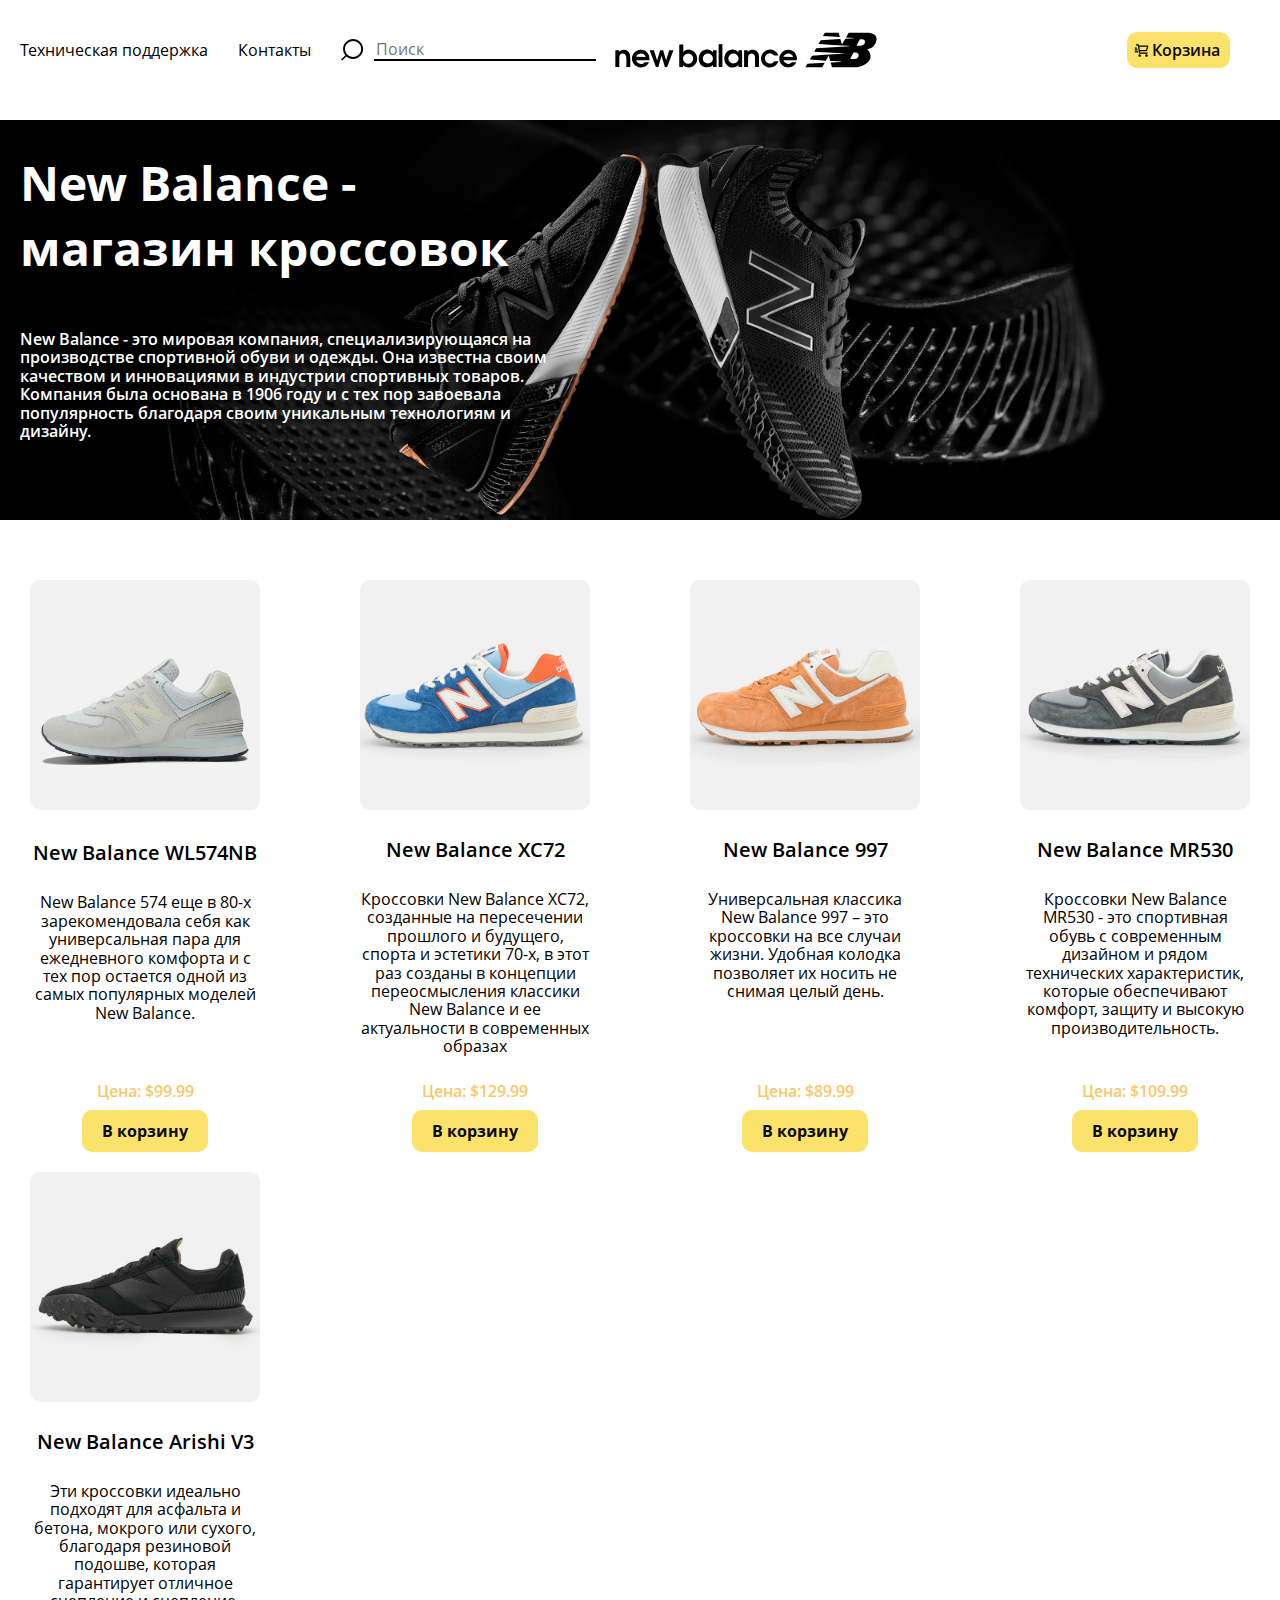
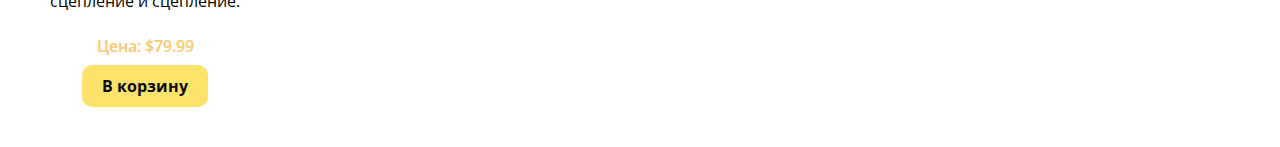
<file: index.html>
<!DOCTYPE html>
<html lang="ru">

<head>
    <meta charset="UTF-8">
    <meta http-equiv="X-UA-Compatible" content="IE=edge">
    <meta name="viewport" content="width=device-width, initial-scale=1.0">
    <title>New Balance - магазин кроссовок!</title>
    <link rel="stylesheet" href="./styles/normalize.css">
    <link rel="stylesheet" href="./styles/style.css">
    <link rel="stylesheet" href="./styles/media.css">
</head>

<body>
    <header class="header">
        <div class="container header__container">
            <button aria-label="Открыть меню" class="btn-reset header__burger">
                <span class="header__burger-line"></span>
            </button>
            <nav class="header__nav">
                <div class="nav__left">
                    <a  class="left__links" onclick="openSupportModal()">Техническая поддержка</a>
                    <a  class="left__links" onclick="openContactsModal()">Контакты</a>
                    <!-- Модальное окно контактов -->
                    <div id="contactsModal" class="modal">
                        <div class="modal-content">
                            <span class="close" onclick="closeContactsModal()">&times;</span>
                            <h2>Контакты</h2>
                            <p>Телефон: +7 (777) 777-7777</p>
                            <p>Email: viktorn924@gmail.com</p>
                            <div class="social__links">
                                <a href="https://vk.com/nikitinkawaii" target="_blank">
                                    <img src="./img/vk_3488336.png" alt="Vk.com">
                                </a>
                                <a href="#" target="_blank">
                                    <img src="./img/telegram_3488437.png" alt="telegram">
                                </a>
                                <a href="#" target="_blank">
                                    <img src="./img/youtube_3488303.png" alt="YT">
                                </a>
                            </div>

                        </div>
                    </div>

                    <div class="nav__search">
                        <button class="btn-reset search__btn" onclick="searchProducts()">
                            <svg width="23" height="22" viewBox="0 0 23 22" fill="none"
                                xmlns="http://www.w3.org/2000/svg">
                                <rect width="6.8678" height="1.71695"
                                    transform="matrix(-0.718931 0.695081 0.718931 0.695081 4.9375 15.6534)"
                                    fill="black" />
                                <path fill-rule="evenodd" clip-rule="evenodd"
                                    d="M12.0967 18C7.53016 18 3.99668 14.3229 3.99668 10C3.99668 5.67715 7.53016 2 12.0967 2C16.6632 2 20.1967 5.67715 20.1967 10C20.1967 14.3229 16.6632 18 12.0967 18ZM12.0967 20C6.57383 20 2.09668 15.5228 2.09668 10C2.09668 4.47715 6.57383 0 12.0967 0C17.6195 0 22.0967 4.47715 22.0967 10C22.0967 15.5228 17.6195 20 12.0967 20Z"
                                    fill="black" />
                            </svg>

                        </button>
                        <datalist id="productsList">
                            <option value="New Balance WL574NB" data-url="./shoes.html" data-img="./img/1.jpg"></option>
                            <option value="New Balance XC72" data-img="./img/2.jpg">
                            <option value="New Balance 997" data-img="./img/3.jpg">
                            <option value="New Balance MR530" data-img="./img/4.jpg">
                            <option value="New Balance Arishi V3" data-img="./img/5.jpg">
                        </datalist>
                        <input type="text" id="searchInput" list="searchResults" placeholder="Поиск" autocomplete="off">
                        <div id="searchResults" class="search__results"></div>
                    </div>

                </div>
                <a href="./index.html" class="nav__center"></a>
                <div class="nav__right">
                    <button class="btn-reset right__btn" onclick="openCart()">Корзина</button>
                </div>
            </nav>
            <button class="btn-reset right__btn-media" onclick="openCart()"></button>
        </div>
    </header>
    <main>
        <section class="hero">
            <div class="container hero__container">
                <h1 class="hero__title title">
                    New Balance - магазин кроссовок
                </h1>
                <p class="hero__descr">
                    New Balance - это мировая компания, специализирующаяся на производстве спортивной обуви и одежды.
                    Она известна своим качеством и инновациями в индустрии спортивных товаров. Компания была основана в
                    1906
                    году и с тех пор завоевала популярность благодаря своим уникальным технологиям и дизайну.
                </p>
            </div>
        </section>
        <section class="cards">
            <div class="container cards__container">
                <div class="cards__product" id="product1">
                    <a href="./shoes.html" onclick="return false;">
                        <img src="./img/1.jpg" alt="" class="product__img" onclick="redirectToShoesPage()">
                    </a>
                    <h2 class="product__title title">New Balance WL574NB</h2>
                    <p class="product__descr">New Balance 574 еще в 80-х зарекомендовала себя как универсальная пара для
                        ежедневного комфорта и с тех пор остается одной из самых популярных моделей New Balance.</p>
                    <p class="product__price">Цена: $99.99</p>
                    <button class="btn-reset product__btn" data-product="New Balance WL574NB"
                        onclick="addToCart('New Balance WL574NB', 99.99, event, 1)">В корзину</button>
                </div>
                <div class="cards__product" id="product2">
                    <img src="./img/2.jpg" alt="" class="product__img">
                    <h2 class="product__title title">New Balance XC72</h2>
                    <p class="product__descr">Кроссовки New Balance XC72, созданные на пересечении прошлого и будущего,
                        спорта и эстетики 70-х, в этот раз созданы в концепции переосмысления классики New Balance и ее
                        актуальности в современных образах</p>
                    <p class="product__price">Цена: $129.99</p>
                    <button class="btn-reset product__btn" data-product="New Balance XC72" onclick="addToCart('New Balance XC72', 129.99, event, 2)">В
                        корзину</button>
                        
                </div>

                <div class="cards__product" id="product3">
                    <img src="./img/3.jpg" alt="" class="product__img">
                    <h2 class="product__title title">New Balance 997</h2>
                    <p class="product__descr">Универсальная классика New Balance 997 – это кроссовки на все случаи
                        жизни. Удобная колодка позволяет их носить не снимая целый день.</p>
                    <p class="product__price">Цена: $89.99</p>
                    <button class="btn-reset product__btn" data-product="New Balance 997" onclick="addToCart('New Balance 997', 89.99, event, 3)">В
                        корзину</button>
                </div>

                <div class="cards__product" id="product4">
                    <img src="./img/4.jpg" alt="" class="product__img">
                    <h2 class="product__title title">New Balance MR530</h2>
                    <p class="product__descr">Кроссовки New Balance MR530 - это спортивная обувь с современным дизайном
                        и рядом технических характеристик, которые обеспечивают комфорт, защиту и высокую
                        производительность.</p>
                    <p class="product__price">Цена: $109.99</p>
                    <button class="btn-reset product__btn" data-product="New Balance MR530" onclick="addToCart('New Balance MR530', 109.99, event, 4)">В
                        корзину</button>
                </div>

                <div class="cards__product" id="product5">
                    <img src="./img/5.jpg" alt="" class="product__img">
                    <h2 class="product__title title">New Balance Arishi V3</h2>
                    <p class="product__descr">Эти кроссовки идеально подходят для асфальта и бетона, мокрого или сухого,
                        благодаря резиновой подошве, которая гарантирует отличное сцепление и сцепление.</p>
                    <p class="product__price">Цена: $79.99</p>
                    <button class="btn-reset product__btn" data-product="New Balance Arishi V3"
                        onclick="addToCart('New Balance Arishi V3', 79.99, event, 5)">В корзину</button>
                </div>

            </div>
        </section>
    </main>
    <!-- Модальное окно корзины -->
    <div id="cartModal" class="modal">
        <div class="modal-content">
            <span class="close" onclick="closeCart()">&times;</span>
            <h2>Корзина</h2>
            <label for="name" style="display: block; margin-bottom: 10px;">Имя:</label>
            <input type="text" id="name" placeholder="Введите ваше имя" style="display: block; margin-bottom: 10px;">

            <label for="phone" style="display: block; margin-bottom: 10px;">Номер телефона:</label>
            <input type="tel" id="phone" placeholder="Введите номер телефона"
                style="display: block; margin-bottom: 10px;">

            <label for="email" style="display: block; margin-bottom: 10px;">Email:</label>
            <input type="email" id="email" placeholder="Введите ваш email" style="display: block; margin-bottom: 10px;">
            <ul id="cartItems"></ul>
            <p id="totalAmount">Сумма заказа: $0.00</p>
            <label style="display: block; margin-bottom: 10px;">
                <input type="radio" name="paymentMethod" value="cash" checked>
                Оплата наличными
            </label>
            <label style="display: block; margin-bottom: 10px;">
                <input type="radio" name="paymentMethod" value="card">
                Оплата картой при получении
            </label>
            <label style="display: block; margin-bottom: 10px;">
                <input type="radio" name="paymentMethod" value="online">
                Онлайн оплата картой
            </label>

            <button id="checkoutButton" class="checkout-button" onclick="checkout()">Оформить заказ</button>
        </div>
    </div>
    <!-- Модальное окно тех.под -->
    <div id="supportModal" class="modal">
        <div class="modal-content">
            <span class="close" onclick="closeSupportModal()">&times;</span>
            <h2>Техническая поддержка</h2>
            <form id="supportForm" onsubmit="submitSupportForm(event)">
                <label for="userName" class="form-label">Имя:</label>
                <input type="text" id="userName" class="form-input" placeholder="Введите ваше имя" required>
    
                <label for="userEmail" class="form-label">Email:</label>
                <input type="email" id="userEmail" class="form-input" placeholder="Введите ваш email" required>
    
                <label for="issueType" class="form-label">Выберите проблему:</label>
                <select id="issueType" class="form-input" required>
                    <option value="delivery">Проблема с доставкой</option>
                    <option value="product">Проблема с товаром</option>
                    <option value="website">Проблема на сайте</option>
                    <option value="payment">Проблема с оплатой</option>
                </select>
    
                <label for="issueDescription" class="form-label">Описание проблемы:</label>
                <textarea id="issueDescription" class="form-input" rows="4" placeholder="Опишите вашу проблему" required></textarea>
    
                <button type="submit" class="form-button">Отправить</button>
            </form>
        </div>
    </div>
    
    <script src="./script/main.js"></script>
    <script src="./script/support.js"></script>
    <script src="./script/cart.js"></script>
    <script src="./script/search.js"></script>
    <script src="./script/contact.js"></script>
</body>

</html>
</file>
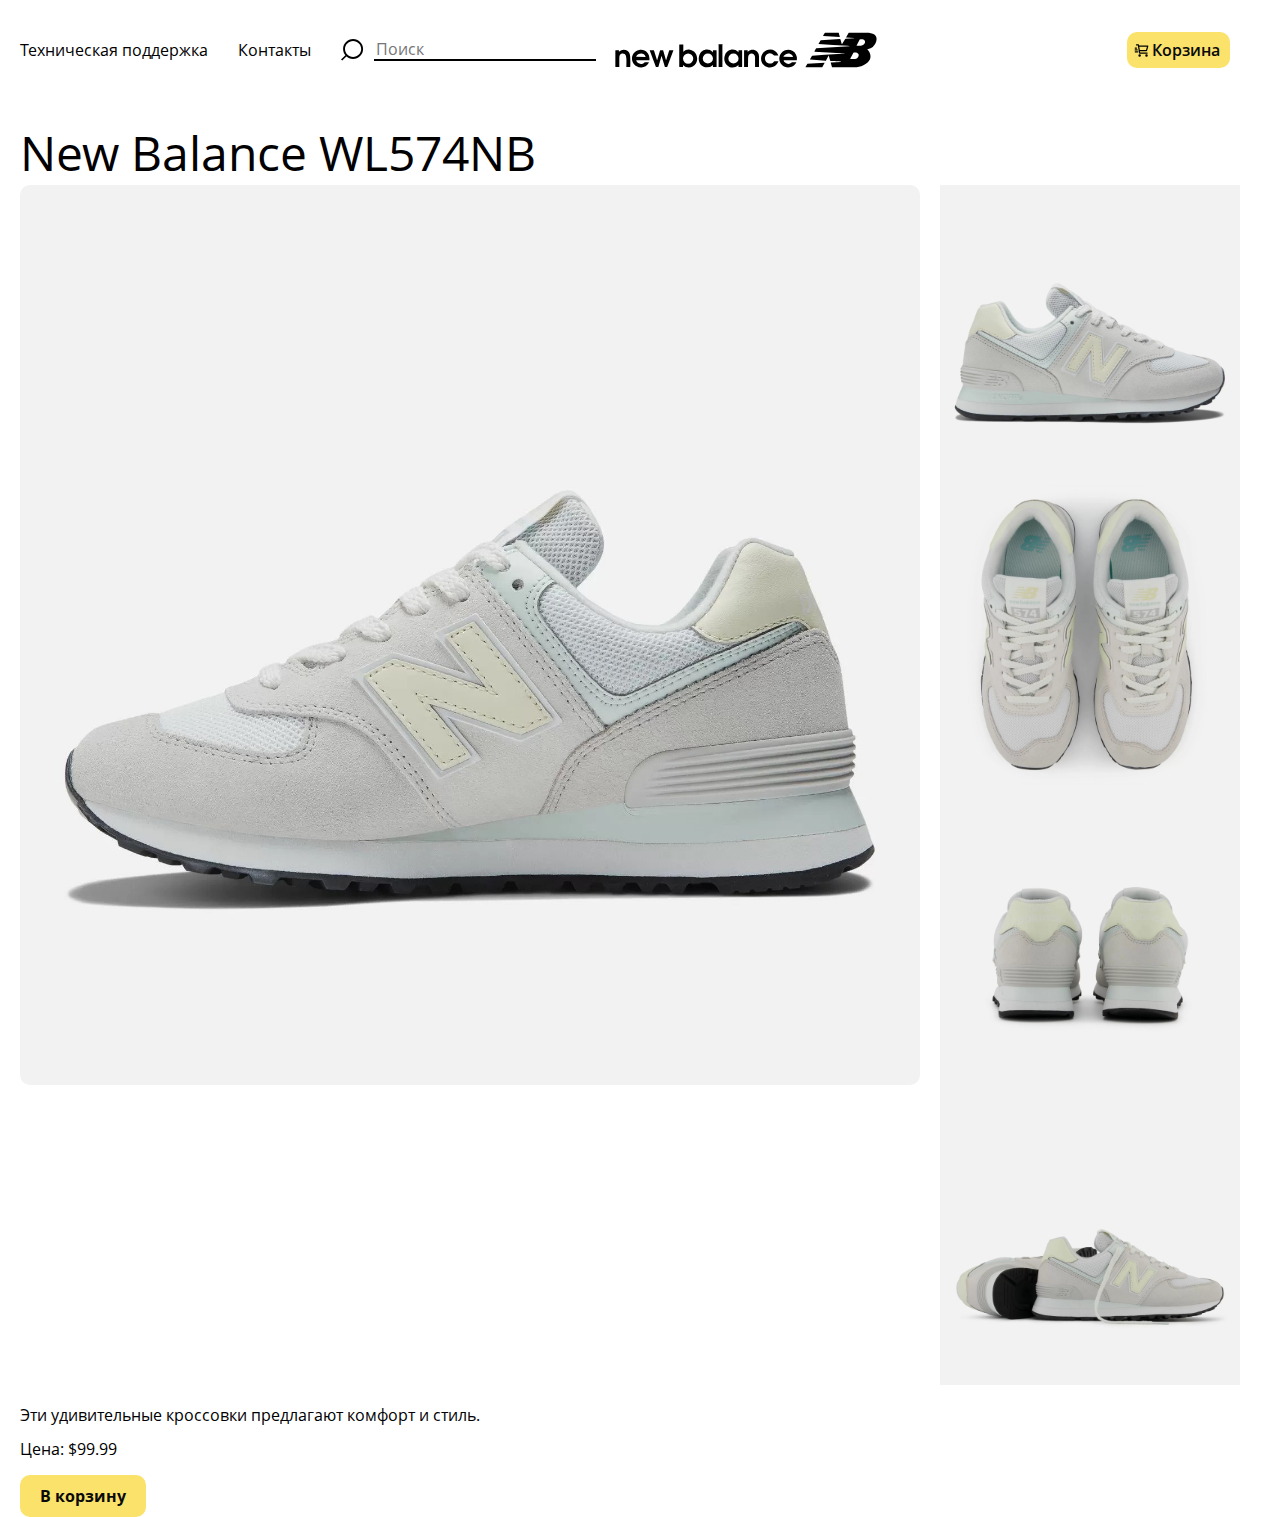
<file: shoes.html>
<!DOCTYPE html>
<html lang="ru">

<head>
    <meta charset="UTF-8">
    <meta http-equiv="X-UA-Compatible" content="IE=edge">
    <meta name="viewport" content="width=device-width, initial-scale=1.0">
    <title>New Balance - магазин кроссовок!</title>
    <link rel="stylesheet" href="./styles/normalize.css">
    <link rel="stylesheet" href="./styles/style.css">
    <link rel="stylesheet" href="./styles/media.css">
</head>

<body class="shoes-page">
    <header class="header">
        <div class="container header__container">
            <button aria-label="Открыть меню" class="btn-reset header__burger">
                <span class="header__burger-line"></span>
            </button>
            <nav class="header__nav">
                <div class="nav__left">
                    <a href="#" class="left__links" onclick="openSupportModal()">Техническая поддержка</a>
                    <a href="#" class="left__links" onclick="openContactsModal()">Контакты</a>
                    <!-- Модальное окно контактов -->
                    <div id="contactsModal" class="modal">
                        <div class="modal-content">
                            <span class="close" onclick="closeContactsModal()">&times;</span>
                            <h2>Контакты</h2>
                            <p>Телефон: +7 (777) 777-7777</p>
                            <p>Email: viktorn924@gmail.com</p>
                            <div class="social__links">
                                <a href="https://vk.com/nikitinkawaii" target="_blank">
                                    <img src="./img/vk_3488336.png" alt="Vk.com">
                                </a>
                                <a href="#" target="_blank">
                                    <img src="./img/telegram_3488437.png" alt="telegram">
                                </a>
                                <a href="#" target="_blank">
                                    <img src="./img/youtube_3488303.png" alt="YT">
                                </a>
                            </div>

                        </div>
                    </div>

                    <div class="nav__search">
                        <button class="btn-reset search__btn" onclick="searchProducts()">
                            <svg width="23" height="22" viewBox="0 0 23 22" fill="none"
                                xmlns="http://www.w3.org/2000/svg">
                                <rect width="6.8678" height="1.71695"
                                    transform="matrix(-0.718931 0.695081 0.718931 0.695081 4.9375 15.6534)"
                                    fill="black" />
                                <path fill-rule="evenodd" clip-rule="evenodd"
                                    d="M12.0967 18C7.53016 18 3.99668 14.3229 3.99668 10C3.99668 5.67715 7.53016 2 12.0967 2C16.6632 2 20.1967 5.67715 20.1967 10C20.1967 14.3229 16.6632 18 12.0967 18ZM12.0967 20C6.57383 20 2.09668 15.5228 2.09668 10C2.09668 4.47715 6.57383 0 12.0967 0C17.6195 0 22.0967 4.47715 22.0967 10C22.0967 15.5228 17.6195 20 12.0967 20Z"
                                    fill="black" />
                            </svg>

                        </button>
                        <datalist id="productsList">
                            <option value="New Balance WL574NB" data-url="./shoes.html" data-img="./img/1.jpg"></option>
                            <option value="New Balance XC72" data-img="./img/2.jpg">
                            <option value="New Balance 997" data-img="./img/3.jpg">
                            <option value="New Balance MR530" data-img="./img/4.jpg">
                            <option value="New Balance Arishi V3" data-img="./img/5.jpg">
                        </datalist>
                        <input type="text" id="searchInput" list="searchResults" placeholder="Поиск" autocomplete="off">
                        <div id="searchResults" class="search__results"></div>
                    </div>

                </div>
                <a href="./index.html" class="nav__center"></a>
                <div class="nav__right">
                    <button class="btn-reset right__btn" onclick="openCart()">Корзина</button>
                </div>
            </nav>
            <button class="btn-reset right__btn-media" onclick="openCart()"></button>
        </div>
    </header>
    <main>
        
        <div class="container">
            <h1 class="title">New Balance WL574NB</h1>
            
            <div class="product-details">
                <div class="image-container">
                    <div class="container__product">
                        <img src="./img/1.jpg" alt="New Balance WL574NB" class="product__img" id="mainImage">
                    </div>
                    <div class="gallery">
                        <img src="./img/2wl.jpg" alt="Image 2" class="thumbnail" onclick="changeImage('./img/2wl.jpg')">
                        <img src="./img/3wl.jpg" alt="Image 3" class="thumbnail" onclick="changeImage('./img/3wl.jpg')">
                        <img src="./img/4wl.jpg" alt="Image 4" class="thumbnail" onclick="changeImage('./img/4wl.jpg')">
                        <img src="./img/5wl.jpg" alt="Image 5" class="thumbnail" onclick="changeImage('./img/5wl.jpg')">
                    </div>
                </div>
                <p>Эти удивительные кроссовки предлагают комфорт и стиль.</p>
                <p>Цена: $99.99</p>
            </div>
            <button class="btn-reset product__btn" data-product="New Balance XC72" onclick="addToCart('New Balance XC72', 129.99, event, 2)">В
                корзину</button>
            </div>

        </div>
        </div>
        </section>
    </main>
    <!-- Модальное окно корзины -->
    <div id="cartModal" class="modal">
        <div class="modal-content">
            <span class="close" onclick="closeCart()">&times;</span>
            <h2>Корзина</h2>
            <label for="name" style="display: block; margin-bottom: 10px;">Имя:</label>
            <input type="text" id="name" placeholder="Введите ваше имя" style="display: block; margin-bottom: 10px;">

            <label for="phone" style="display: block; margin-bottom: 10px;">Номер телефона:</label>
            <input type="tel" id="phone" placeholder="Введите номер телефона"
                style="display: block; margin-bottom: 10px;">

            <label for="email" style="display: block; margin-bottom: 10px;">Email:</label>
            <input type="email" id="email" placeholder="Введите ваш email" style="display: block; margin-bottom: 10px;">
            <ul id="cartItems"></ul>
            <p id="totalAmount">Сумма заказа: $0.00</p>
            <label style="display: block; margin-bottom: 10px;">
                <input type="radio" name="paymentMethod" value="cash" checked>
                Оплата наличными
            </label>
            <label style="display: block; margin-bottom: 10px;">
                <input type="radio" name="paymentMethod" value="card">
                Оплата картой при получении
            </label>
            <label style="display: block; margin-bottom: 10px;">
                <input type="radio" name="paymentMethod" value="online">
                Онлайн оплата картой
            </label>

            <button id="checkoutButton" class="checkout-button" onclick="checkout()">Оформить заказ</button>
        </div>
    </div>
    <!-- Модальное окно тех.под -->
    <div id="supportModal" class="modal">
        <div class="modal-content">
            <span class="close" onclick="closeSupportModal()">&times;</span>
            <h2>Техническая поддержка</h2>
            <form id="supportForm" onsubmit="submitSupportForm(event)">
                <label for="userName" class="form-label">Имя:</label>
                <input type="text" id="userName" class="form-input" placeholder="Введите ваше имя" required>
    
                <label for="userEmail" class="form-label">Email:</label>
                <input type="email" id="userEmail" class="form-input" placeholder="Введите ваш email" required>
    
                <label for="issueType" class="form-label">Выберите проблему:</label>
                <select id="issueType" class="form-input" required>
                    <option value="delivery">Проблема с доставкой</option>
                    <option value="product">Проблема с товаром</option>
                    <option value="website">Проблема на сайте</option>
                    <option value="payment">Проблема с оплатой</option>
                </select>
    
                <label for="issueDescription" class="form-label">Описание проблемы:</label>
                <textarea id="issueDescription" class="form-input" rows="4" placeholder="Опишите вашу проблему" required></textarea>
    
                <button type="submit" class="form-button">Отправить</button>
            </form>
        </div>
    </div>
    
    <script src="./script/main.js"></script>
    <script src="./script/support.js"></script>
    <script src="./script/cart.js"></script>
    <script src="./script/search.js"></script>
    <script src="./script/contact.js"></script>
</body>

</html>
</file>
<file: styles/style.css>
html {
	box-sizing: border-box;
}

*,
*::before,
*::after {
	box-sizing: inherit;
}

a {
	color: inherit;
	text-decoration: none;
}

img {
	max-width: 100%;
}

@font-face {
    font-family: 'Open Sans';
    src: url('OpenSans-Regular.eot');
    src: local('Open Sans Regular'), local('OpenSans-Regular'),
        url('../fonts/OpenSans-Regular.woff2') format('woff2'),
        url('../fonts/OpenSans-Regular.woff') format('woff');
    font-weight: 400;
    font-style: normal;
  }
  
  @font-face {
    font-family: 'Open Sans';
    src: url('OpenSans-SemiBold.eot');
    src: local('Open Sans SemiBold'), local('OpenSans-SemiBold'),
        url('../fonts/OpenSans-SemiBold.woff2') format('woff2'),
        url('../fonts/OpenSans-SemiBold.woff') format('woff');
    font-weight: 600;
    font-style: normal;
  }
  
  @font-face {
    font-family: 'Open Sans';
    src: url('OpenSans-Bold.eot');
    src: local('Open Sans Bold'), local('OpenSans-Bold'),
        url('../fonts/OpenSans-Bold.woff2') format('woff2'),
        url('../fonts/OpenSans-Bold.woff') format('woff');
    font-weight: 700;
    font-style: normal;
  }
  
  @font-face {
    font-family: 'Open Sans';
    src: url('OpenSans-Italic.eot');
    src: local('Open Sans Italic'), local('OpenSans-Italic'),
        url('../fonts/OpenSans-Italic.woff2') format('woff2'),
        url('../fonts/OpenSans-Italic.woff') format('woff');
    font-weight: 400;
    font-style: italic;
  }
  
  
    body {
        min-width: 320px;
        font-family: 'Open Sans', sans-serif;
    }

  .btn-reset{
    border: none;
    margin: 0;
    padding: 0;
    width: auto;
    overflow: visible;
    background: transparent;
    color: inherit;
    font: inherit;
    line-height: normal;
    -webkit-font-smoothing: inherit;
    -moz-osx-font-smoothing: inherit;
  }

  .title {
    margin: 0;
    padding: 0;
    font-weight: 400;
    font-size: 48px;
    line-height: 65px;
  }

  .list-reset {
    margin: 0;
    padding: 0;
    list-style: none;
  }

  .container {
    max-width: 1640px;
    padding: 0;
    padding-left: 20px;
    padding-right: 20px;
    margin: 0 auto;
  }

  /* section-header */

  
  .header__container {
    padding-top: 30px;
    padding-bottom: 30px;
  }

  .header__nav {
    display: flex;
    justify-content: space-between;
    align-items: center;
  }

  .nav__list {
    display: flex;
    justify-content: space-between;
    align-items: center;
  }

  .item__link {
    cursor: pointer;
    text-align: center;
    font-weight: bold;
  }

  .item__link-logo {
    background-image: url("../img/New_Balance_logo.svg.png");
    background-size: cover;
    background-repeat: no-repeat;
  }

  .nav__left {
    display: flex;
    align-items: center;
}

  .left__links {
    margin-right: 30px;
  }

  .nav__center {
    height: 40px;
    width: 300px;
    margin-right: auto;
    background-image: url(../img/80776.svg);
    background-size: cover;
    background-repeat: no-repeat;
    background-position: center;
    text-align: center;
    background-size: 100%;
    align-self: flex-start;
}


  .center__logo {
    background-image: url("../img/New_Balance_logo.svg.png");
    background-position: center;
    background-repeat: no-repeat;
    background-size: 50px 50px;
  }

  .nav__right {
    display: flex;
    align-items: center;
}

  .right__signin {
    padding: 10px;
    padding-left: 25px;
    background-color: #ecedef;
    color: #0a0a0a;
    font-weight: 600;
    border-radius: 10px;
    text-align: center;
    line-height: 1em;
    margin-right: 30px;
    background-image: url('../img/login-2-svgrepo-com.svg');
    background-size: 15px 15px;
    background-repeat: no-repeat;
    background-position: 7px 11px;
  }

  .right__btn {
    padding: 10px;
    padding-left: 25px;
    background-color: #fae26b;
    border-radius: 10px;
    margin-right: 30px;
    text-align: center;
    line-height: 1em;
    background-image: url('../img/cart-shopping-fast-svgrepo-com.svg');
    background-size: 15px 15px;
    background-repeat: no-repeat;
    background-position: 7px 11px;
    font-weight: 600;
    color: #0a0a0a;
  }

  .right__btn-media {
    display: none;
  }


  /* .right__btn::before {
    content: "";
    position: relative;
    left: 10px;
    top: 0px;
    bottom: 0px;
    right: 0px;
    width: 10px;
    height: 10px;
    background-image: url('/img/cart-shopping-fast-svgrepo-com.svg');
    background-size: 10px 10px;
  } */

  /* header-search */

  .nav__search {
    display: flex;
    position: relative;
  }

  .search__btn {
    display: flex;
    vertical-align: middle;
    align-self: center;
    margin-right: 10px;
  }

  .search__input {
    margin: 0;
    padding: 0;
    width: 218px;
    padding-bottom: 2px;
    background: transparent;
    border: none;
    outline: none;
    border-bottom: 1px solid #000;
  }

  .search__input::placeholder {
    color: #0a0a0a;
  }


  /* section-hero */
  
  .hero__container {
    display: flex;
    flex-direction: column;
    background-image: url("../img/bg0-2.png");
    background-size: cover;
    background-position: center;
    background-repeat: no-repeat;
    min-height: 400px;
    padding-top: 30px;
    padding-bottom: 30px;
  }

  .hero__title {
    font-weight: 900;
    color: white;
    max-width: 500px;
    margin-bottom: 50px;
  }

  .hero__descr {
    margin: 0;
    padding: 0;
    color: white;
    font-weight: 600;
    max-width: 550px;
  }

  /* cards-sections */

  .cards__container {
    display: flex;
    flex-wrap: wrap;
    justify-content: space-between;
    padding-top: 30px;
    padding-bottom: 30px;
  }

  .cards__product {
    display: flex;
    flex-direction: column;
    max-width: 250px;
    padding: 10px;
  }


  .product__btn {
    max-width: 150px;
    align-self: center;
    padding: 10px 20px;
    background-color: #fae26b;
    border-radius: 10px;
    color: #0a0a0a;
    font-weight: 900;
    text-align: center;
    cursor: pointer;
  }

  .product__img {
    border-radius: 10px;
    margin-bottom: 30px;
  }

  .product__title {
    font-weight: 600;
    font-size: 20px;
    line-height: 1em;
    margin-bottom: 30px;
  }

  .product__descr {
    margin: 0;
    padding: 0;
    padding-bottom: 10px;
    margin-bottom: auto;
  }

  .product__price {
    text-align: center;
    font-weight: 600;
    color: #fac86b;
    margin-bottom: 10px;
}

.cards__product {
  display: flex;
  flex-direction: column;
  max-width: 250px;
  padding: 10px;
  text-align: center;
}

/* М. окно */

.modal {
  display: none;
  position: fixed;
  z-index: 1;
  left: 0;
  top: 0;
  width: 100%;
  height: 100%;
  overflow: auto;
  background-color: rgba(0, 0, 0, 0.4);
}

.modal-content {
  background-color: #fefefe;
  margin: 10% auto;
  padding: 20px;
  border: 1px solid #888;
  width: 80%;
}

.close {
  color: #aaa;
  float: right;
  font-size: 28px;
  font-weight: bold;
}

/* Стили для блока результатов поиска */

.search__results {
  display: block;
  position: absolute;
  top: 100%;
  right: 0;
  top: 100%;
  z-index: 1;
  background-color: #fff;
  border: 3px solid transparent;
  box-shadow: 0 2px 4px rgba(0, 0, 0, 0.1);
  width: 250px;
  height: 300px;
  max-height: 200px;
  overflow-y: auto;
  display: none;
  
}

.search__results.show {
  display: block;
}

.search__results div {
  padding: 10px;
  border-bottom: 1px solid #eee;
  cursor: pointer;
}

.search__results img {
  max-width: 50px;
}

.search__results.show {
  border-color: #ee4949;
}

body {
  margin: 0;
  padding: 0;
}

html, body, .container {
  height: 100%;
}

.header {
  margin-bottom: 20px;
}

.container {
  position: relative;
}

.hero {
  padding-bottom: 20px;
}

.checkout-button {
  background-color: #04AA6D; 
  border: none; 
  color: white; 
  padding: 15px 32px; 
  text-align: center; 
  text-decoration: none; 
  display: inline-block;
  font-size: 16px;
  margin: 4px 2px;
  cursor: pointer;
  border-radius: 12px; 
}

.checkout-button:hover {
  background-color: #45a049; 
}

.checkout-button:active {
  background-color: #3e8e41; 
  box-shadow: 0 5px #666; 
  transform: translateY(4px); 
}

input[type="text"], input[type="tel"], input[type="email"] {
  border: none;
  border-bottom: 2px solid #000; 
  outline: none; 
  box-shadow: none;
}


/* Новые стили для контактов */
.nav__contacts {
  display: flex;
  flex-direction: column;
  align-items: flex-end;
}

.contact__phone {
  font-weight: 600;
  margin-right: 20px;
}

.contact__social {
  display: flex;
}

.social__link {
  margin-right: 10px;
}

.social__link img {
  width: 20px;
  height: 20px;
}

/* Модальное окно контактов стили */
#contactsModal.modal {
  display: none;
  justify-content: center;
  flex-direction: column;
  align-items: center;
  position: fixed;
  z-index: 1;
  left: 50%;
  top: 50%;
  transform: translate(-50%, -50%);
  max-width: 80%;
  width: 400px;
  max-height: 30%;
  overflow-y: auto;
  background-color: #fefefe;
  padding: 20px;
  border: 1px solid #888;
  overflow: hidden;
}
#contactsModal.modal img {
  max-width: 10%; 
  height: auto; 
}


/* Стили для кнопки удаления в корзине */
.cart-remove-button {
  background-color: #ff4d4d;
  border: none;
  color: white;
  padding: 5px 10px;
  text-align: center;
  text-decoration: none;
  display: inline-block;
  font-size: 12px;
  margin-left: 10px;
  cursor: pointer;
  border-radius: 5px; 
}

.cart-remove-button:hover {
  background-color: #ff6666;
}

.cart-remove-button:active {
  background-color: #ff3333;
  box-shadow: 0 3px #666;
  transform: translateY(2px);
}

/* Стили для модального окна технической поддержки */
#supportModal {
  display: none;
  position: fixed;
  top: 50%;
  left: 50%;
  transform: translate(-50%, -50%);
  width: auto !important;
  height: auto !important;
  margin: 0 !important;
  background-color: #fff;
  padding: 20px;
  border: 1px solid #ccc;
  box-shadow: 0 4px 8px rgba(0, 0, 0, 0.1);
  z-index: 1000;
}

/* Стили для содержимого модального окна технической поддержки */
#supportModal .modal-content {
  max-height: 600px;
  overflow: hidden;
}

/* Стили для кнопки закрытия модального окна технической поддержки */
#supportModal .close {
  position: absolute;
  top: 10px;
  right: 10px;
  font-size: 20px;
  cursor: pointer;
  color: #000;
}

#supportModal button {
  background-color: #4caf50;
  color: white;
  padding: 10px 20px;
  border: none;
  border-radius: 5px;
  cursor: pointer;
  font-size: 16px;
}

#supportModal button:hover {
  background-color: #45a049;
}

#supportModal select, #supportModal textarea {
  margin-bottom: 10px;
}

#supportModal button {
  background-color: #4caf50;
  color: white;
  padding: 10px 20px;
  border: none;
  border-radius: 5px;
  cursor: pointer;
  font-size: 16px;
  margin-top: 10px; 
}

#supportModal button:hover {
  background-color: #45a049; 
}

.form-label {
  display: block;
  margin-bottom: 5px;
}

.form-input {
  width: 100%;
  padding: 8px;
  margin-bottom: 10px;
  box-sizing: border-box;
}

.form-button {
  background-color: #4caf50;
  color: white;
  padding: 10px 15px;
  border: none;
  border-radius: 5px;
  cursor: pointer;
}

.header__burger {
  position: relative;
  width: 36px;
  height: 27px;
  display: none;
  padding: 0;
  background: transparent;
  border: none;
  cursor: pointer;
}

.header__burger:hover 
.header__burger-line {
  background-color: plum;
}
 
.header__burger:hover::before {
  background-color: plum;
}

.header__burger:hover::after {
  background-color: plum;
}


.header__burger-line {
  position: absolute;
  left: 0;
  top: 50%;
  width: 78%;
  height: 3px;
  background-color: black;
  transform: translateY(-50%);
  transition: opacity 0.3s ease-in-out, background-color 0.3s ease-in-out;
}

.header__burger::before,
.header__burger::after {
  content: '';
  position: absolute;
  left: 0;
  width: 100%;
  height: 3px;
  background-color: black;
  transition: transform 0.3s ease-in-out, width 0.3s ease-in-out, top 0.3s ease-in-out, bottom 0.3s ease-in-out, background-color 0.3s ease-in-out;
}

.header__burger::before {
  top: 0;
  width: 100%;
}

.header__burger::after {
  bottom: 0;
  width: 67%;
}

.burger--active .header__burger-line{
  opacity: 0;
}

.burger--active::before {
  transform: rotate(45deg);
  top: 50%;
  background-color: black;
}

.burger--active::after {
  transform: rotate(-45deg);
  bottom: auto;
  top: 50%;
  width: 100%;
  background-color: black;
}

.stop-scroll {
  overflow: hidden;
}

.nav-visible {
  transform: none;
}

.image-container {
  display: flex;
}

.gallery {
  display: flex;
  flex-direction: column;
  margin-left: 20px;
}

.thumbnail {
  max-width: 300px;
  cursor: pointer;
  margin-bottom: 5px;
}

.thumbnail:not(:last-child) {
  margin-bottom: auto;
}

.image-container {
  margin-right: 20px;
  justify-content: space-around;
}

.image-container .product__img {
  margin-bottom: 0;
}
</file>
<file: styles/media.css>
@media (max-width: 1050px) {

    .header__container {
        display: flex;
        align-items: center;
        justify-content: space-between;
    }
    .image-container {
      width: 100%;
  }
  .image-container {
  border-radius: 10px;
  margin-bottom: 30px;
  max-width: 100%; 
  flex-wrap: wrap;
  height: auto; 
  }
  .product__img {
    width: auto;
    flex-shrink: 0;
  }

  .gallery {
    flex-direction: row;
    justify-content: space-between;
    margin-left: 0;
    width: 100%;
  }

  .image-container .product__img {
    margin-bottom: 30px;
  }

  .product-details {
    display: flex;
    flex-direction: column;
    padding: 25px;
  }

  .thumbnail{
    max-width: 24%;
  }
    
    .header__burger {
        display: block;
    }

    .nav__left {
        position: fixed;
        display: flex;
        flex-direction: column;
        flex-wrap: nowrap;
        padding: 30px;
        align-items: flex-start;
        width: 100%;
        height: 100%;
        overflow-y: auto;
        left: 0;
        top: 100px;
        background-color: rgba(236, 166, 108, 0.9);
        z-index: 1000;
        transform: translateX(-100%);
        transition: transform 0.6s ease-in-out;
      }

      .nav-visible {
        transform: none;
      }

      #searchInput {
        display: flex;
    }

    #searchInput input[type="text"] {
      width: 100%;
      font-size: 200%;
  }
      .left__links {
        color: white;
        font-size: 36px;
      }

      .left__links:not(:last-child) {
        margin-bottom: 1em;
      }

      .right__btn {
        display: none;
      }

      .right__btn-media {
        display: flex;
        padding: 25px;
        background-image: url('../img/cart-shopping-fast-svgrepo-com.svg');
        background-size: 40px;
        background-repeat: no-repeat;
        background-position: center;
        cursor: pointer;
      }


}

@media (max-width: 790px) {
    .cards__product:nth-child(2n + 1) {
        margin-right: auto;
    }

}
.nav__center {
@media (max-width: 426px) {
  height: 40px;
  width: 200px;
  background-size: 90%;
}
}

@media (max-width: 540px) {

    .cards__product:nth-child(2n + 1) {
        margin-right: 0;
    }
    
    .cards__product:not(:last-child) {
        margin-right: 0;
        margin-bottom: 15px;
    }

    .cards__container {
        justify-content: center;
        align-items: flex-start;
    }
}
</file>
